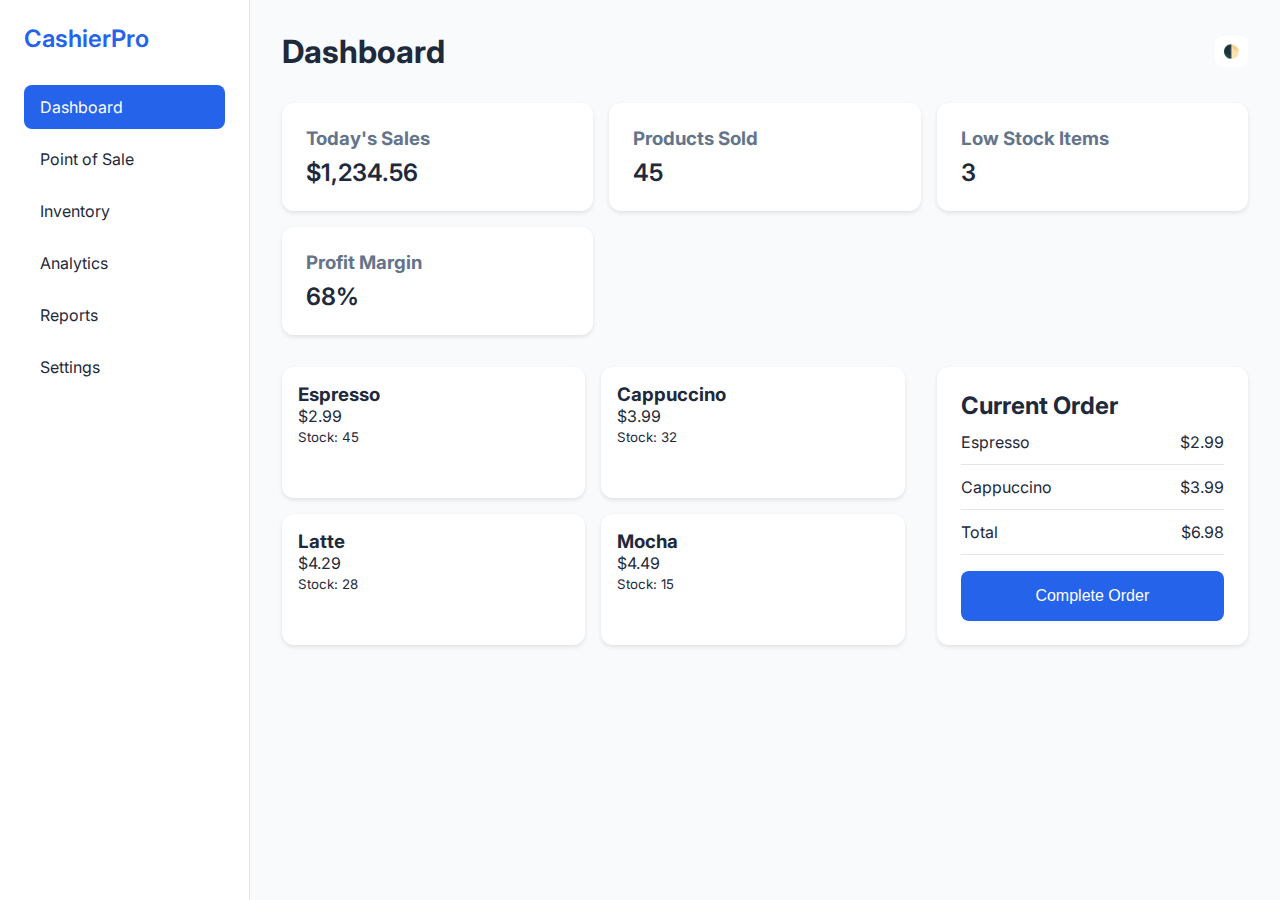
<file: index.html>
<!DOCTYPE html>
<html>
<head>
    <title>CashierPro POS</title>
    <link href="https://fonts.googleapis.com/css2?family=Inter:wght@400;500;600&display=swap" rel="stylesheet">
    <style>
        :root {
            --primary-color: #2563eb;
            --secondary-color: #1e40af;
            --background: #f8fafc;
            --card-bg: #ffffff;
            --text-primary: #1e293b;
            --text-secondary: #64748b;
            --success: #22c55e;
            --warning: #f59e0b;
            --danger: #ef4444;
        }

        [data-theme="dark"] {
            --background: #0f172a;
            --card-bg: #1e293b;
            --text-primary: #f1f5f9;
            --text-secondary: #94a3b8;
        }

        * {
            margin: 0;
            padding: 0;
            box-sizing: border-box;
        }

        body {
            font-family: 'Inter', sans-serif;
            background: var(--background);
            color: var(--text-primary);
            transition: background-color 0.3s, color 0.3s;
        }

        .app-container {
            display: grid;
            grid-template-columns: 250px 1fr;
            min-height: 100vh;
        }

        /* Sidebar Styles */
        .sidebar {
            background: var(--card-bg);
            padding: 1.5rem;
            border-right: 1px solid rgba(0,0,0,0.1);
        }

        .logo {
            font-size: 1.5rem;
            font-weight: 600;
            color: var(--primary-color);
            margin-bottom: 2rem;
        }

        .nav-item {
            padding: 0.75rem 1rem;
            margin: 0.5rem 0;
            border-radius: 0.5rem;
            cursor: pointer;
            transition: background-color 0.2s;
        }

        .nav-item:hover {
            background: rgba(37, 99, 235, 0.1);
        }

        .nav-item.active {
            background: var(--primary-color);
            color: white;
        }

        /* Main Content Styles */
        .main-content {
            padding: 2rem;
        }

        .header {
            display: flex;
            justify-content: space-between;
            align-items: center;
            margin-bottom: 2rem;
        }

        .theme-toggle {
            padding: 0.5rem;
            border-radius: 0.5rem;
            background: var(--card-bg);
            border: none;
            cursor: pointer;
        }

        /* POS Grid */
        .pos-grid {
            display: grid;
            grid-template-columns: 2fr 1fr;
            gap: 2rem;
        }

        .products-grid {
            display: grid;
            grid-template-columns: repeat(auto-fill, minmax(200px, 1fr));
            gap: 1rem;
        }

        .product-card {
            background: var(--card-bg);
            padding: 1rem;
            border-radius: 0.75rem;
            box-shadow: 0 2px 4px rgba(0,0,0,0.1);
            cursor: pointer;
            transition: transform 0.2s;
        }

        .product-card:hover {
            transform: translateY(-2px);
        }

        .cart-section {
            background: var(--card-bg);
            padding: 1.5rem;
            border-radius: 0.75rem;
            box-shadow: 0 2px 4px rgba(0,0,0,0.1);
        }

        .cart-item {
            display: flex;
            justify-content: space-between;
            padding: 0.75rem 0;
            border-bottom: 1px solid rgba(0,0,0,0.1);
        }

        .checkout-button {
            width: 100%;
            padding: 1rem;
            background: var(--primary-color);
            color: white;
            border: none;
            border-radius: 0.5rem;
            font-size: 1rem;
            cursor: pointer;
            margin-top: 1rem;
        }

        .checkout-button:hover {
            background: var(--secondary-color);
        }

        /* Analytics Dashboard */
        .analytics-grid {
            display: grid;
            grid-template-columns: repeat(auto-fit, minmax(250px, 1fr));
            gap: 1rem;
            margin-bottom: 2rem;
        }

        .analytics-card {
            background: var(--card-bg);
            padding: 1.5rem;
            border-radius: 0.75rem;
            box-shadow: 0 2px 4px rgba(0,0,0,0.1);
        }

        .analytics-card h3 {
            color: var(--text-secondary);
            margin-bottom: 0.5rem;
        }

        .analytics-card .value {
            font-size: 1.5rem;
            font-weight: 600;
        }
    </style>
</head>
<body>
    <div class="app-container">
        <div class="sidebar">
            <div class="logo">CashierPro</div>
            <div class="nav-item active">Dashboard</div>
            <div class="nav-item">Point of Sale</div>
            <div class="nav-item">Inventory</div>
            <div class="nav-item">Analytics</div>
            <div class="nav-item">Reports</div>
            <div class="nav-item">Settings</div>
        </div>

        <div class="main-content">
            <div class="header">
                <h1>Dashboard</h1>
                <button class="theme-toggle" onclick="toggleTheme()">🌓</button>
            </div>

            <div class="analytics-grid">
                <div class="analytics-card">
                    <h3>Today's Sales</h3>
                    <div class="value">$1,234.56</div>
                </div>
                <div class="analytics-card">
                    <h3>Products Sold</h3>
                    <div class="value">45</div>
                </div>
                <div class="analytics-card">
                    <h3>Low Stock Items</h3>
                    <div class="value">3</div>
                </div>
                <div class="analytics-card">
                    <h3>Profit Margin</h3>
                    <div class="value">68%</div>
                </div>
            </div>

            <div class="pos-grid">
                <div class="products-grid">
                    <div class="product-card">
                        <h3>Espresso</h3>
                        <p>$2.99</p>
                        <small>Stock: 45</small>
                    </div>
                    <div class="product-card">
                        <h3>Cappuccino</h3>
                        <p>$3.99</p>
                        <small>Stock: 32</small>
                    </div>
                    <div class="product-card">
                        <h3>Latte</h3>
                        <p>$4.29</p>
                        <small>Stock: 28</small>
                    </div>
                    <div class="product-card">
                        <h3>Mocha</h3>
                        <p>$4.49</p>
                        <small>Stock: 15</small>
                    </div>
                </div>

                <div class="cart-section">
                    <h2>Current Order</h2>
                    <div class="cart-item">
                        <span>Espresso</span>
                        <span>$2.99</span>
                    </div>
                    <div class="cart-item">
                        <span>Cappuccino</span>
                        <span>$3.99</span>
                    </div>
                    <div class="cart-item">
                        <span>Total</span>
                        <span>$6.98</span>
                    </div>
                    <button class="checkout-button">Complete Order</button>
                </div>
            </div>
        </div>
    </div>

    <script>
        function toggleTheme() {
            document.body.setAttribute('data-theme', 
                document.body.getAttribute('data-theme') === 'dark' ? 'light' : 'dark'
            );
        }
    </script>
</body>
</html>
</file>
